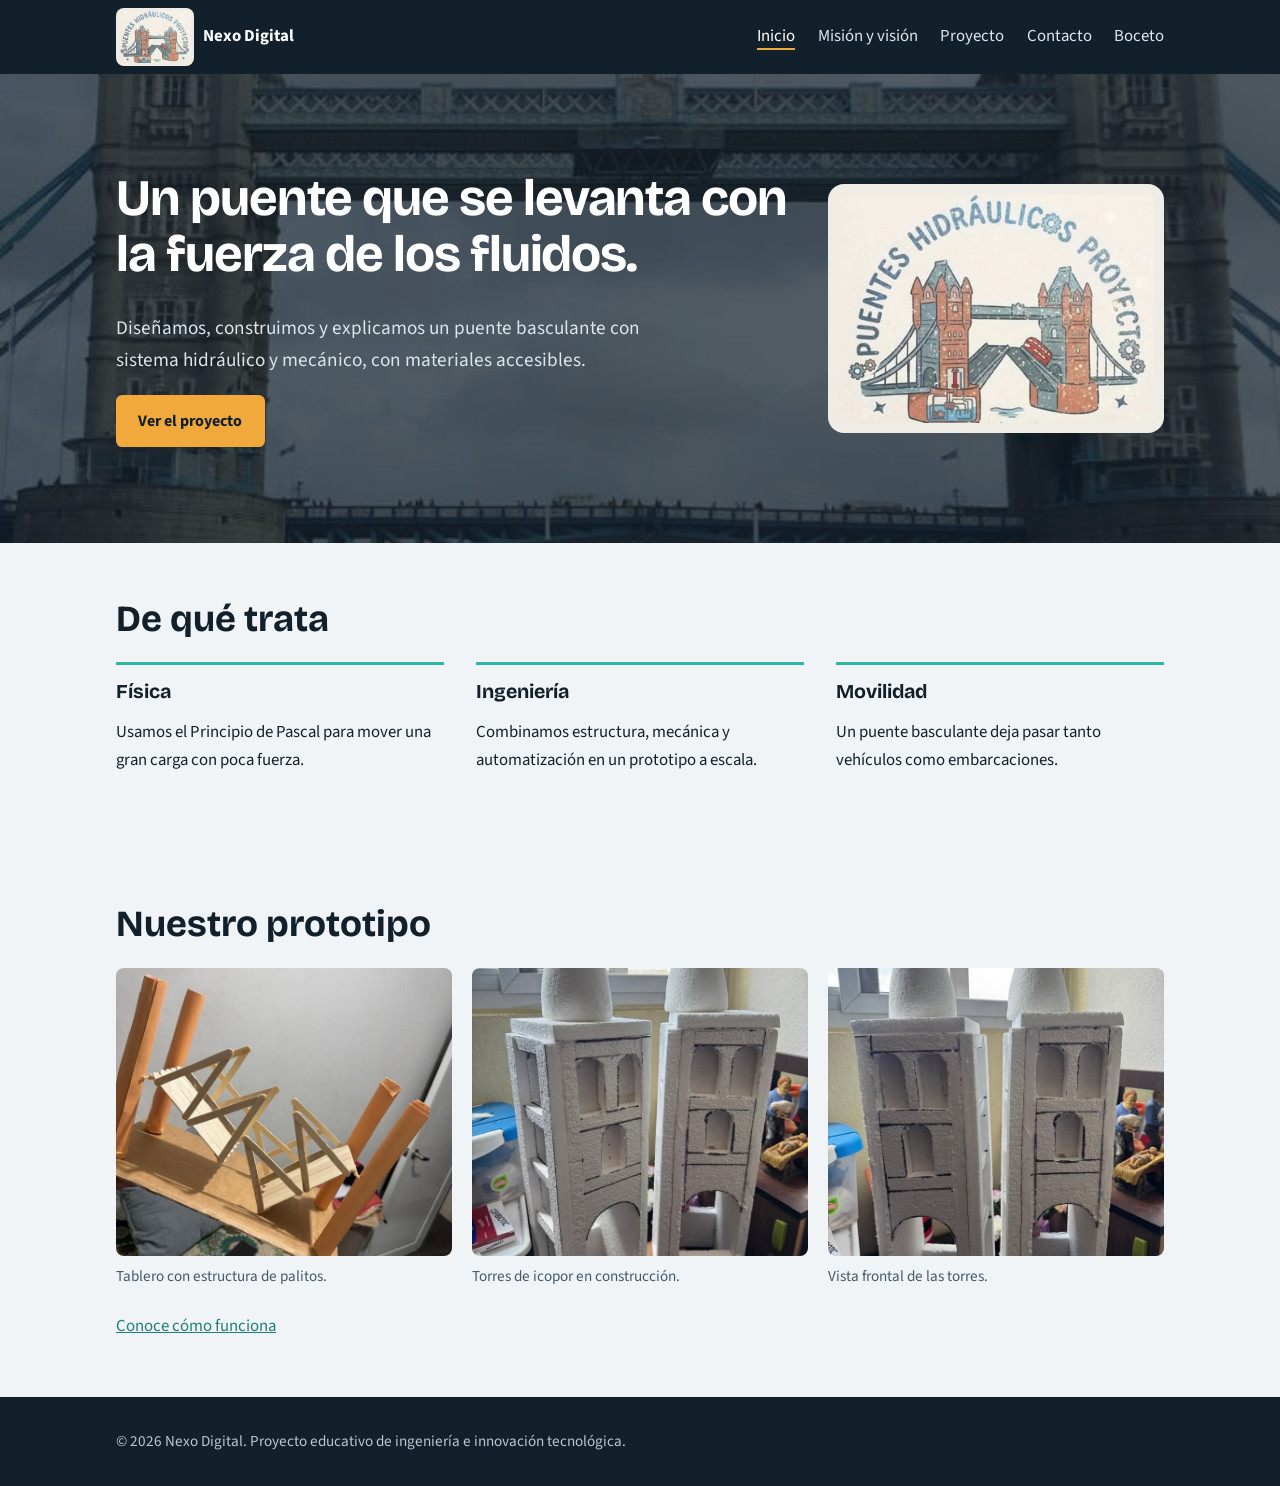
<file: index.html>
<!DOCTYPE html>
<html lang="es"><head><meta charset="utf-8"><meta name="viewport" content="width=device-width, initial-scale=1">
<title>Inicio | Nexo Digital</title><link rel="icon" href="assets/logo.png">
<link rel="preconnect" href="https://fonts.googleapis.com"><link rel="preconnect" href="https://fonts.gstatic.com" crossorigin>
<link href="https://fonts.googleapis.com/css2?family=Bricolage+Grotesque:wght@600;800&family=Source+Sans+3:wght@400;600;700&display=swap" rel="stylesheet">
<link rel="stylesheet" href="styles.css"></head><body>
<header><div class="wrap"><a class="brand" href="index.html"><img src="assets/logo.png" alt="Logo Puentes Hidráulicos Proyect"><span>Nexo Digital</span></a>
<button id="menu" aria-expanded="false" aria-controls="nav-list">Menú</button>
<nav aria-label="Principal"><ul id="nav-list"><li><a href="index.html" aria-current="page">Inicio</a></li><li><a href="mision-vision.html">Misión y visión</a></li><li><a href="proyecto.html">Proyecto</a></li><li><a href="contacto.html">Contacto</a></li><li><a href="boceto.html">Boceto</a></li></ul></nav></div></header>
<main><div class="hero"><div class="wrap hero-grid"><div><h1>Un puente que se levanta con la fuerza de los fluidos.</h1>
<p>Diseñamos, construimos y explicamos un puente basculante con sistema hidráulico y mecánico, con materiales accesibles.</p><a class="btn" href="proyecto.html">Ver el proyecto</a></div><img class="hero-logo" src="assets/logo.png" alt="Logo Puentes Hidráulicos Proyect"></div></div>
<section><div class="wrap"><h2>De qué trata</h2><div class="cols">
<div><h3>Física</h3><p>Usamos el Principio de Pascal para mover una gran carga con poca fuerza.</p></div>
<div><h3>Ingeniería</h3><p>Combinamos estructura, mecánica y automatización en un prototipo a escala.</p></div>
<div><h3>Movilidad</h3><p>Un puente basculante deja pasar tanto vehículos como embarcaciones.</p></div></div></div></section>
<section><div class="wrap"><h2>Nuestro prototipo</h2><div class="gallery"><figure class=""><img src="assets/prototipo-palitos.jpg" alt="Prototipo con tablero de palitos de madera sobre cartón" loading="lazy"><figcaption>Tablero con estructura de palitos.</figcaption></figure><figure class=""><img src="assets/torres-icopor-1.jpg" alt="Dos torres de icopor con ventanas en arco" loading="lazy"><figcaption>Torres de icopor en construcción.</figcaption></figure><figure class=""><img src="assets/torres-icopor-2.jpg" alt="Dos torres de icopor vistas de frente" loading="lazy"><figcaption>Vista frontal de las torres.</figcaption></figure></div><a href="proyecto.html">Conoce cómo funciona</a></div></section></main>
<footer><div class="wrap">© 2026 Nexo Digital. Proyecto educativo de ingeniería e innovación tecnológica.</div></footer>
<script src="app.js"></script></body></html>
</file>
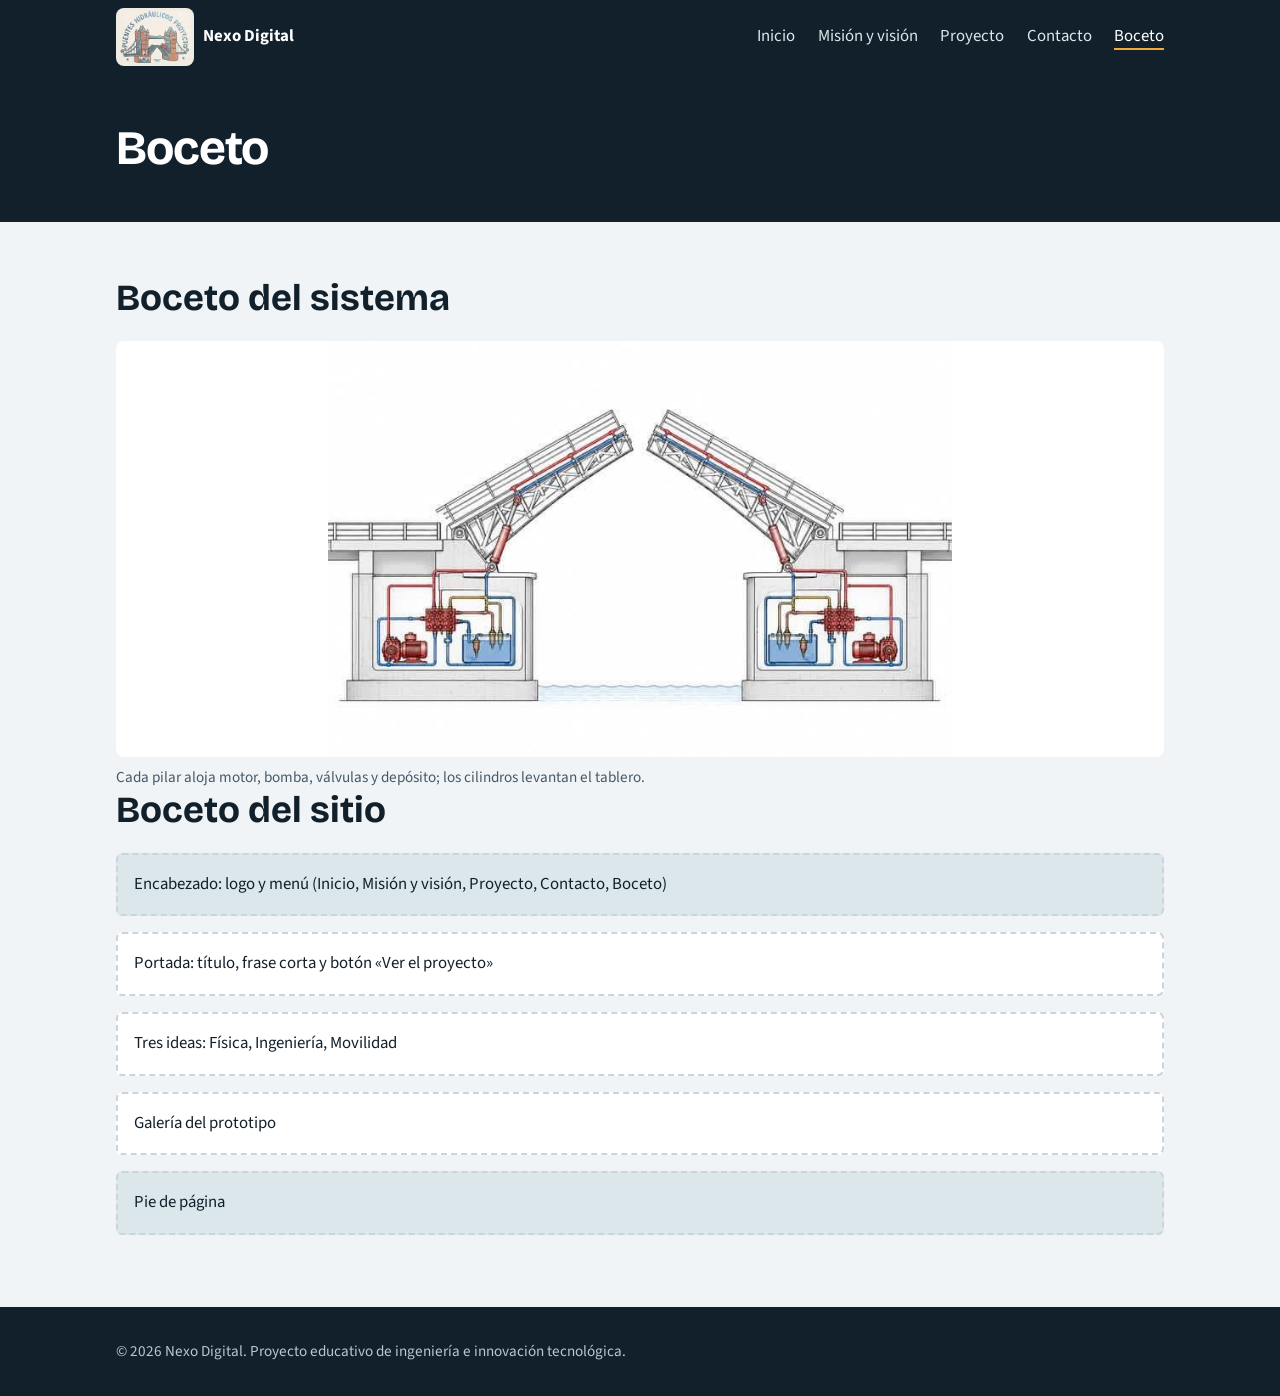
<file: boceto.html>
<!DOCTYPE html>
<html lang="es"><head><meta charset="utf-8"><meta name="viewport" content="width=device-width, initial-scale=1">
<title>Boceto | Nexo Digital</title><link rel="icon" href="assets/logo.png">
<link rel="preconnect" href="https://fonts.googleapis.com"><link rel="preconnect" href="https://fonts.gstatic.com" crossorigin>
<link href="https://fonts.googleapis.com/css2?family=Bricolage+Grotesque:wght@600;800&family=Source+Sans+3:wght@400;600;700&display=swap" rel="stylesheet">
<link rel="stylesheet" href="styles.css"></head><body>
<header><div class="wrap"><a class="brand" href="index.html"><img src="assets/logo.png" alt="Logo Puentes Hidráulicos Proyect"><span>Nexo Digital</span></a>
<button id="menu" aria-expanded="false" aria-controls="nav-list">Menú</button>
<nav aria-label="Principal"><ul id="nav-list"><li><a href="index.html">Inicio</a></li><li><a href="mision-vision.html">Misión y visión</a></li><li><a href="proyecto.html">Proyecto</a></li><li><a href="contacto.html">Contacto</a></li><li><a href="boceto.html" aria-current="page">Boceto</a></li></ul></nav></div></header>
<main><div class="page-title"><div class="wrap"><h1>Boceto</h1></div></div><section><div class="wrap"><h2>Boceto del sistema</h2>
<figure class="contain"><img src="assets/esquema-hidraulico.jpg" alt="Esquema del sistema hidráulico de un puente basculante" loading="lazy"><figcaption>Cada pilar aloja motor, bomba, válvulas y depósito; los cilindros levantan el tablero.</figcaption></figure>
<h2>Boceto del sitio</h2><div class="wire dark">Encabezado: logo y menú (Inicio, Misión y visión, Proyecto, Contacto, Boceto)</div>
<div class="wire">Portada: título, frase corta y botón «Ver el proyecto»</div>
<div class="wire">Tres ideas: Física, Ingeniería, Movilidad</div>
<div class="wire">Galería del prototipo</div>
<div class="wire dark">Pie de página</div></div></section></main>
<footer><div class="wrap">© 2026 Nexo Digital. Proyecto educativo de ingeniería e innovación tecnológica.</div></footer>
<script src="app.js"></script></body></html>
</file>
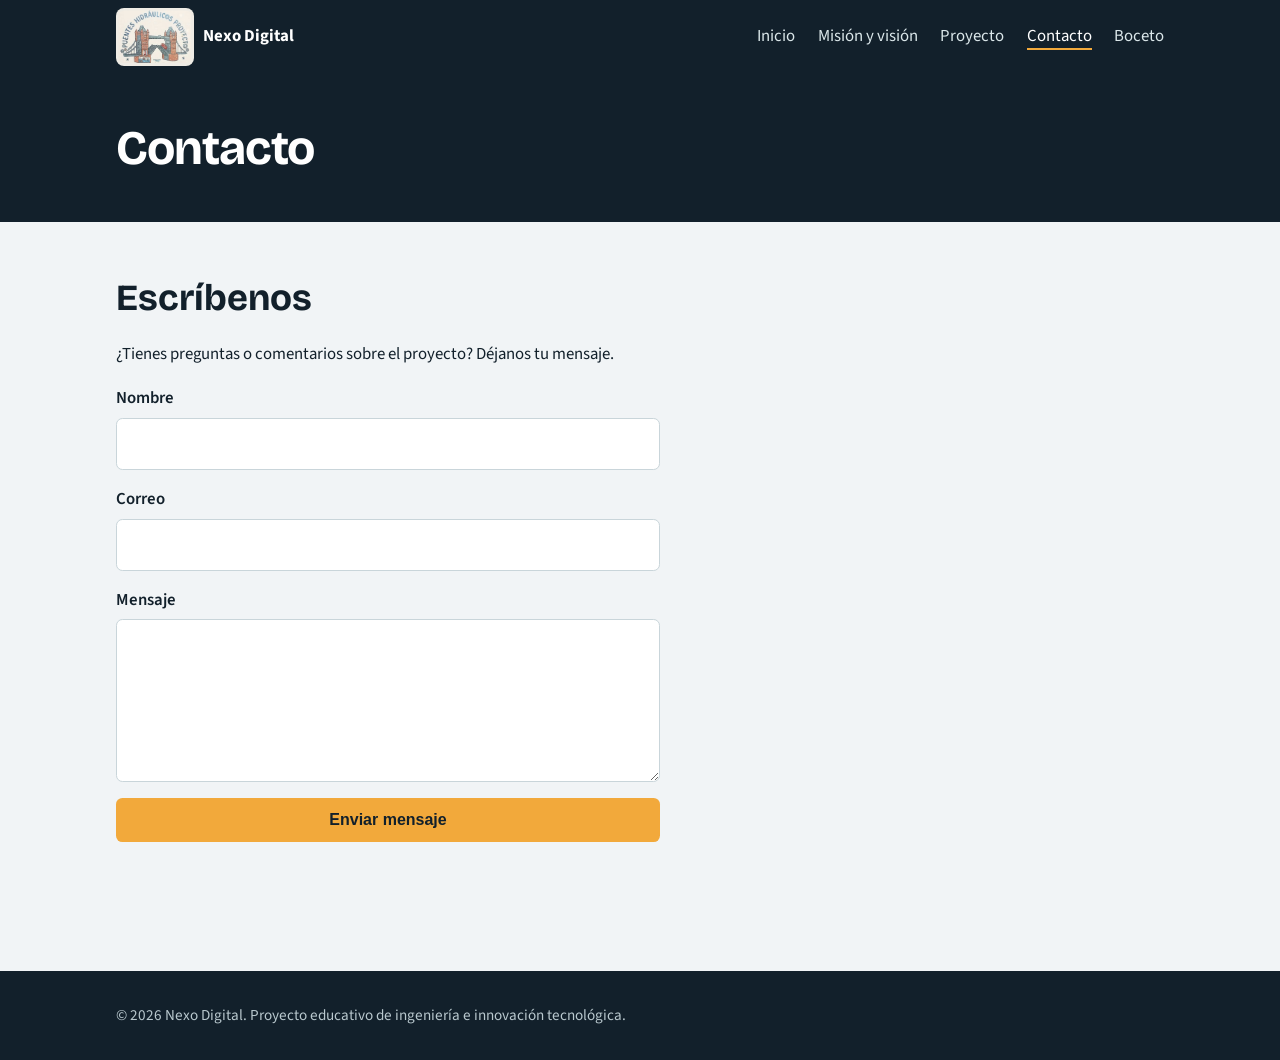
<file: contacto.html>
<!DOCTYPE html>
<html lang="es"><head><meta charset="utf-8"><meta name="viewport" content="width=device-width, initial-scale=1">
<title>Contacto | Nexo Digital</title><link rel="icon" href="assets/logo.png">
<link rel="preconnect" href="https://fonts.googleapis.com"><link rel="preconnect" href="https://fonts.gstatic.com" crossorigin>
<link href="https://fonts.googleapis.com/css2?family=Bricolage+Grotesque:wght@600;800&family=Source+Sans+3:wght@400;600;700&display=swap" rel="stylesheet">
<link rel="stylesheet" href="styles.css"></head><body>
<header><div class="wrap"><a class="brand" href="index.html"><img src="assets/logo.png" alt="Logo Puentes Hidráulicos Proyect"><span>Nexo Digital</span></a>
<button id="menu" aria-expanded="false" aria-controls="nav-list">Menú</button>
<nav aria-label="Principal"><ul id="nav-list"><li><a href="index.html">Inicio</a></li><li><a href="mision-vision.html">Misión y visión</a></li><li><a href="proyecto.html">Proyecto</a></li><li><a href="contacto.html" aria-current="page">Contacto</a></li><li><a href="boceto.html">Boceto</a></li></ul></nav></div></header>
<main><div class="page-title"><div class="wrap"><h1>Contacto</h1></div></div><section><div class="wrap"><h2>Escríbenos</h2><p>¿Tienes preguntas o comentarios sobre el proyecto? Déjanos tu mensaje.</p>
<form id="contact-form" novalidate><label>Nombre<input name="nombre" autocomplete="name" required></label>
<label>Correo<input name="correo" type="email" autocomplete="email" required></label>
<label>Mensaje<textarea name="mensaje" rows="5" required></textarea></label>
<button class="btn" type="submit">Enviar mensaje</button><p id="form-msg" class="msg" role="status"></p></form></div></section></main>
<footer><div class="wrap">© 2026 Nexo Digital. Proyecto educativo de ingeniería e innovación tecnológica.</div></footer>
<script src="app.js"></script></body></html>
</file>
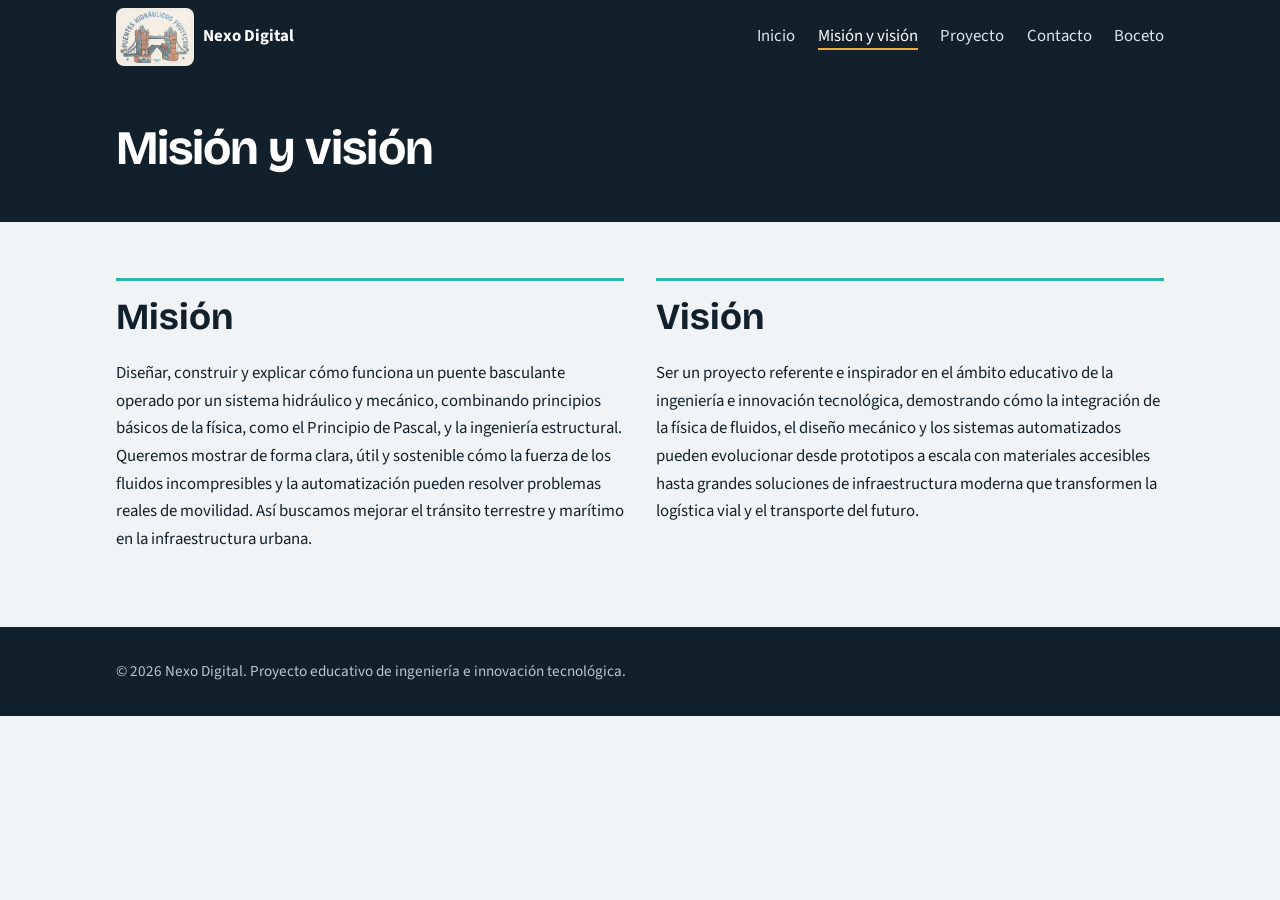
<file: mision-vision.html>
<!DOCTYPE html>
<html lang="es"><head><meta charset="utf-8"><meta name="viewport" content="width=device-width, initial-scale=1">
<title>Misión y visión | Nexo Digital</title><link rel="icon" href="assets/logo.png">
<link rel="preconnect" href="https://fonts.googleapis.com"><link rel="preconnect" href="https://fonts.gstatic.com" crossorigin>
<link href="https://fonts.googleapis.com/css2?family=Bricolage+Grotesque:wght@600;800&family=Source+Sans+3:wght@400;600;700&display=swap" rel="stylesheet">
<link rel="stylesheet" href="styles.css"></head><body>
<header><div class="wrap"><a class="brand" href="index.html"><img src="assets/logo.png" alt="Logo Puentes Hidráulicos Proyect"><span>Nexo Digital</span></a>
<button id="menu" aria-expanded="false" aria-controls="nav-list">Menú</button>
<nav aria-label="Principal"><ul id="nav-list"><li><a href="index.html">Inicio</a></li><li><a href="mision-vision.html" aria-current="page">Misión y visión</a></li><li><a href="proyecto.html">Proyecto</a></li><li><a href="contacto.html">Contacto</a></li><li><a href="boceto.html">Boceto</a></li></ul></nav></div></header>
<main><div class="page-title"><div class="wrap"><h1>Misión y visión</h1></div></div><section><div class="wrap"><div class="cols">
<div><h2>Misión</h2><p>Diseñar, construir y explicar cómo funciona un puente basculante operado por un sistema hidráulico y mecánico, combinando principios básicos de la física, como el Principio de Pascal, y la ingeniería estructural. Queremos mostrar de forma clara, útil y sostenible cómo la fuerza de los fluidos incompresibles y la automatización pueden resolver problemas reales de movilidad. Así buscamos mejorar el tránsito terrestre y marítimo en la infraestructura urbana.</p></div>
<div><h2>Visión</h2><p>Ser un proyecto referente e inspirador en el ámbito educativo de la ingeniería e innovación tecnológica, demostrando cómo la integración de la física de fluidos, el diseño mecánico y los sistemas automatizados pueden evolucionar desde prototipos a escala con materiales accesibles hasta grandes soluciones de infraestructura moderna que transformen la logística vial y el transporte del futuro.</p></div></div></div></section></main>
<footer><div class="wrap">© 2026 Nexo Digital. Proyecto educativo de ingeniería e innovación tecnológica.</div></footer>
<script src="app.js"></script></body></html>
</file>
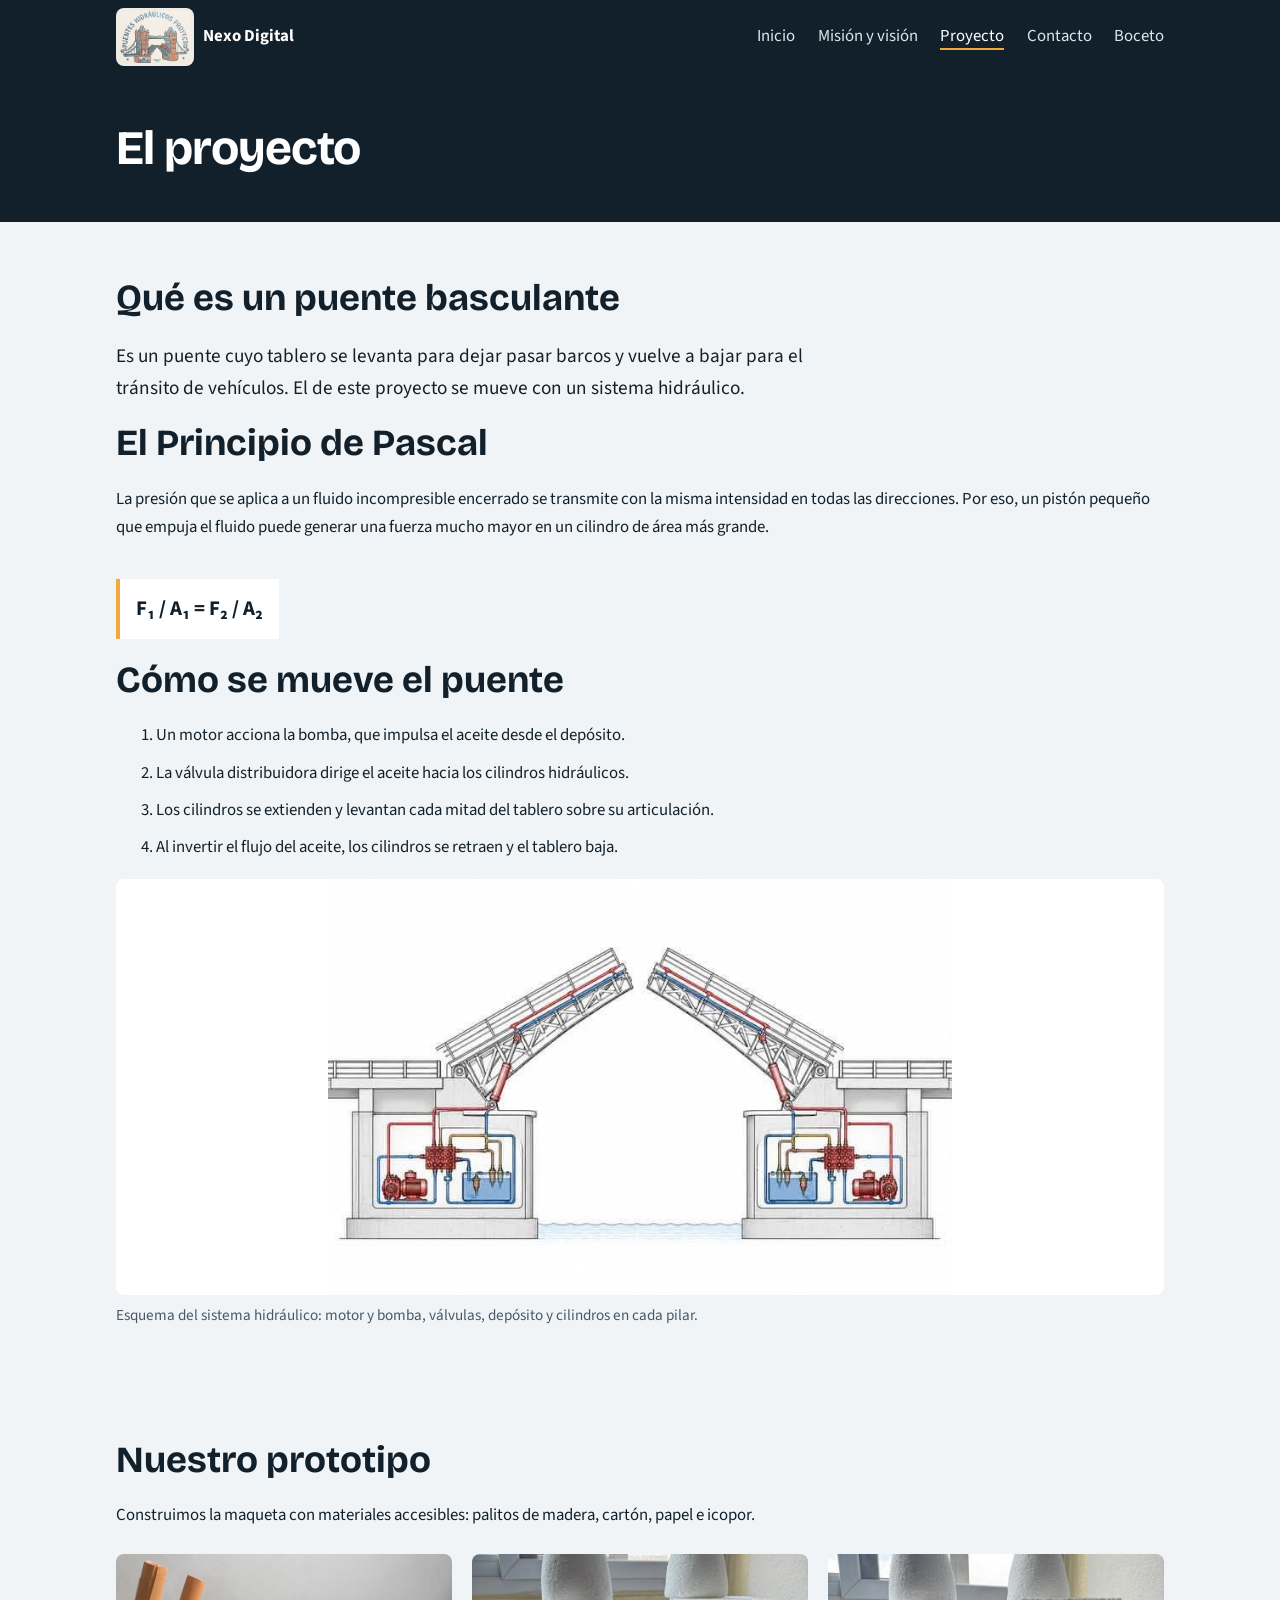
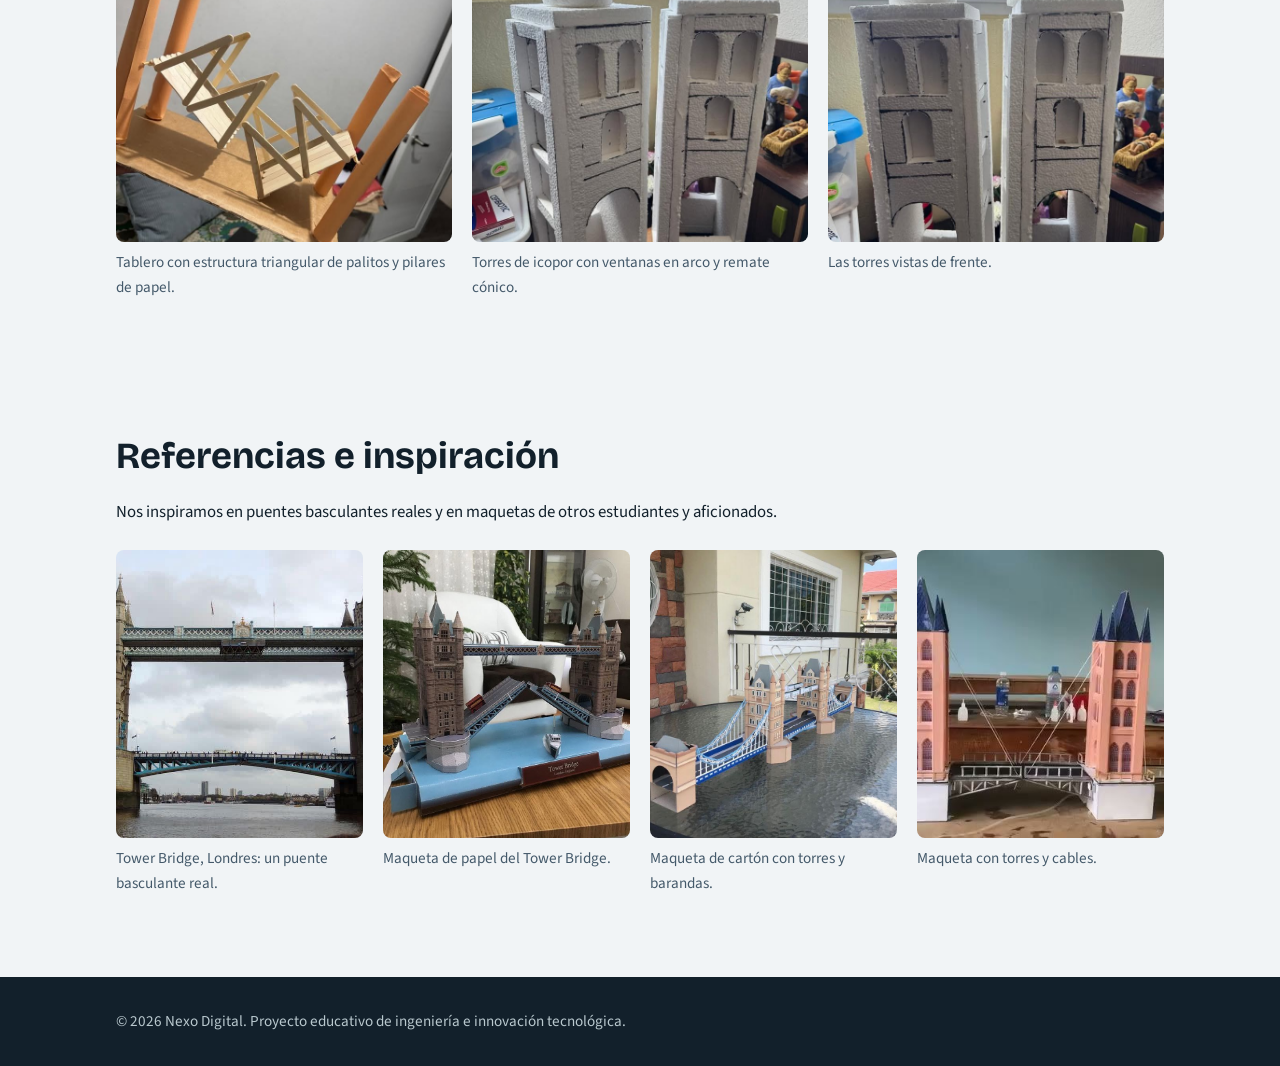
<file: proyecto.html>
<!DOCTYPE html>
<html lang="es"><head><meta charset="utf-8"><meta name="viewport" content="width=device-width, initial-scale=1">
<title>Proyecto | Nexo Digital</title><link rel="icon" href="assets/logo.png">
<link rel="preconnect" href="https://fonts.googleapis.com"><link rel="preconnect" href="https://fonts.gstatic.com" crossorigin>
<link href="https://fonts.googleapis.com/css2?family=Bricolage+Grotesque:wght@600;800&family=Source+Sans+3:wght@400;600;700&display=swap" rel="stylesheet">
<link rel="stylesheet" href="styles.css"></head><body>
<header><div class="wrap"><a class="brand" href="index.html"><img src="assets/logo.png" alt="Logo Puentes Hidráulicos Proyect"><span>Nexo Digital</span></a>
<button id="menu" aria-expanded="false" aria-controls="nav-list">Menú</button>
<nav aria-label="Principal"><ul id="nav-list"><li><a href="index.html">Inicio</a></li><li><a href="mision-vision.html">Misión y visión</a></li><li><a href="proyecto.html" aria-current="page">Proyecto</a></li><li><a href="contacto.html">Contacto</a></li><li><a href="boceto.html">Boceto</a></li></ul></nav></div></header>
<main><div class="page-title"><div class="wrap"><h1>El proyecto</h1></div></div><section><div class="wrap"><h2>Qué es un puente basculante</h2>
<p class="lead">Es un puente cuyo tablero se levanta para dejar pasar barcos y vuelve a bajar para el tránsito de vehículos. El de este proyecto se mueve con un sistema hidráulico.</p>
<h2>El Principio de Pascal</h2>
<p>La presión que se aplica a un fluido incompresible encerrado se transmite con la misma intensidad en todas las direcciones. Por eso, un pistón pequeño que empuja el fluido puede generar una fuerza mucho mayor en un cilindro de área más grande.</p>
<p class="formula">F₁ / A₁ = F₂ / A₂</p>
<h2>Cómo se mueve el puente</h2>
<ol class="steps"><li>Un motor acciona la bomba, que impulsa el aceite desde el depósito.</li><li>La válvula distribuidora dirige el aceite hacia los cilindros hidráulicos.</li><li>Los cilindros se extienden y levantan cada mitad del tablero sobre su articulación.</li><li>Al invertir el flujo del aceite, los cilindros se retraen y el tablero baja.</li></ol>
<figure class="contain"><img src="assets/esquema-hidraulico.jpg" alt="Esquema del sistema hidráulico de un puente basculante con bomba, válvulas, depósito y cilindros" loading="lazy"><figcaption>Esquema del sistema hidráulico: motor y bomba, válvulas, depósito y cilindros en cada pilar.</figcaption></figure></div></section>
<section><div class="wrap"><h2>Nuestro prototipo</h2><p>Construimos la maqueta con materiales accesibles: palitos de madera, cartón, papel e icopor.</p><div class="gallery"><figure class=""><img src="assets/prototipo-palitos.jpg" alt="Prototipo con tablero de palitos de madera sobre cartón" loading="lazy"><figcaption>Tablero con estructura triangular de palitos y pilares de papel.</figcaption></figure><figure class=""><img src="assets/torres-icopor-1.jpg" alt="Dos torres de icopor con ventanas en arco" loading="lazy"><figcaption>Torres de icopor con ventanas en arco y remate cónico.</figcaption></figure><figure class=""><img src="assets/torres-icopor-2.jpg" alt="Dos torres de icopor vistas de frente" loading="lazy"><figcaption>Las torres vistas de frente.</figcaption></figure></div></div></section>
<section><div class="wrap"><h2>Referencias e inspiración</h2><p>Nos inspiramos en puentes basculantes reales y en maquetas de otros estudiantes y aficionados.</p><div class="gallery"><figure class=""><img src="assets/tower-bridge-real.jpg" alt="Puente Tower Bridge de Londres sobre el río Támesis" loading="lazy"><figcaption>Tower Bridge, Londres: un puente basculante real.</figcaption></figure><figure class=""><img src="assets/referencia-papel.jpg" alt="Maqueta de papel del Tower Bridge con el tablero levantado" loading="lazy"><figcaption>Maqueta de papel del Tower Bridge.</figcaption></figure><figure class=""><img src="assets/referencia-carton.jpg" alt="Maqueta de cartón de un puente con torres y barandas azules" loading="lazy"><figcaption>Maqueta de cartón con torres y barandas.</figcaption></figure><figure class=""><img src="assets/referencia-torres-rosadas.jpg" alt="Maqueta de puente con torres rosadas y techos azules sobre una mesa" loading="lazy"><figcaption>Maqueta con torres y cables.</figcaption></figure></div></div></section></main>
<footer><div class="wrap">© 2026 Nexo Digital. Proyecto educativo de ingeniería e innovación tecnológica.</div></footer>
<script src="app.js"></script></body></html>
</file>
<file: styles.css>
:root{--ink:#12202B;--bg:#F1F4F6;--teal:#1E7F78;--mint:#2FB5AA;--amber:#F2A93B;--line:#C9D5DA;--w:68rem}
*{box-sizing:border-box}
body{margin:0;font:1.05rem/1.65 "Source Sans 3",system-ui,sans-serif;color:var(--ink);background:var(--bg)}
h1,h2,h3{font-family:"Bricolage Grotesque","Source Sans 3",system-ui,sans-serif;line-height:1.1;margin:0 0 .6em}
h1{font-size:clamp(2.2rem,6vw,4rem);letter-spacing:-.02em}h2{font-size:clamp(1.6rem,3.5vw,2.3rem)}
a{color:var(--teal)}a:focus-visible,button:focus-visible,input:focus-visible,textarea:focus-visible{outline:3px solid var(--amber);outline-offset:2px}
.wrap{max-width:var(--w);margin:0 auto;padding:0 1.25rem}
header{background:var(--ink);color:#fff}
header .wrap{display:flex;align-items:center;justify-content:space-between;min-height:4rem;padding-top:.5rem;padding-bottom:.5rem}
.brand{display:flex;align-items:center;gap:.6rem;color:#fff;text-decoration:none;font-weight:700}
.brand img{height:3.6rem;width:auto;background:#efece5;border-radius:.5rem;padding:.15rem}
nav ul{display:flex;gap:1.4rem;list-style:none;margin:0;padding:0}
nav a{color:#dbe7ea;text-decoration:none}nav a[aria-current="page"],nav a:hover{color:#fff;border-bottom:2px solid var(--amber)}
#menu{display:none;background:none;border:1px solid #5a6f7a;color:#fff;padding:.4rem .8rem;border-radius:.4rem}
.hero{background:linear-gradient(rgba(18,32,43,.72),rgba(18,32,43,.72)),url(assets/hero.jpg) center/cover;color:#fff;padding:6rem 0}
.hero p{max-width:36rem;font-size:1.2rem;color:#dbe7ea}
.btn{display:inline-block;background:var(--amber);color:var(--ink);padding:.8rem 1.4rem;border-radius:.4rem;font-weight:700;text-decoration:none;border:0;cursor:pointer;font-size:1rem}
section{padding:3.5rem 0}
.cols{display:grid;grid-template-columns:repeat(auto-fit,minmax(15rem,1fr));gap:2rem}
.cols>div{border-top:3px solid var(--mint);padding-top:1rem}
.page-title{background:var(--ink);color:#fff;padding:3rem 0}.page-title h1{margin:0;font-size:clamp(2rem,5vw,3rem)}
img.photo{width:100%;height:auto;border-radius:.5rem}
form{display:grid;gap:1rem;max-width:34rem}
label{font-weight:600;display:grid;gap:.3rem}
input,textarea{font:inherit;padding:.7rem;border:1px solid var(--line);border-radius:.4rem;background:#fff}
.msg{min-height:1.5rem;font-weight:600}.msg.err{color:#b3261e}.msg.ok{color:var(--teal)}
.wire{border:2px dashed var(--line);background:#fff;padding:1rem;margin:0 0 1rem;border-radius:.4rem}
.wire.dark{background:#dbe7ea}
footer{background:var(--ink);color:#b9c8ce;padding:2rem 0;font-size:.95rem}
@media(max-width:44rem){#menu{display:block}nav ul{display:none;flex-direction:column;position:absolute;right:1.25rem;top:4rem;background:var(--ink);padding:1rem;border-radius:.4rem;z-index:5}nav ul.open{display:flex}header{position:relative}}
@media(prefers-reduced-motion:reduce){*{scroll-behavior:auto!important}}
.gallery{display:grid;grid-template-columns:repeat(auto-fit,minmax(14rem,1fr));gap:1.25rem;margin:1.5rem 0}
figure{margin:0}figure img{width:100%;height:18rem;object-fit:cover;border-radius:.5rem;display:block}
figure.contain img{object-fit:contain;background:#fff;height:auto;max-height:26rem}
figcaption{font-size:.95rem;color:#44596a;margin-top:.5rem}
.lead{font-size:1.2rem;max-width:44rem}.formula{font-size:1.3rem;font-weight:700;background:#fff;border-left:4px solid var(--amber);padding:.8rem 1rem;display:inline-block}
ol.steps li{margin-bottom:.6rem}
.hero-grid{display:flex;flex-wrap:wrap;align-items:center;justify-content:space-between;gap:2rem}.hero-logo{width:min(21rem,100%);height:auto;background:#efece5;border-radius:1rem;padding:.6rem}
.hero-grid>div{flex:1 1 24rem;min-width:0}.hero-logo{flex:0 1 21rem}.hero h1{font-size:clamp(2rem,5vw,3.2rem)}
</file>
